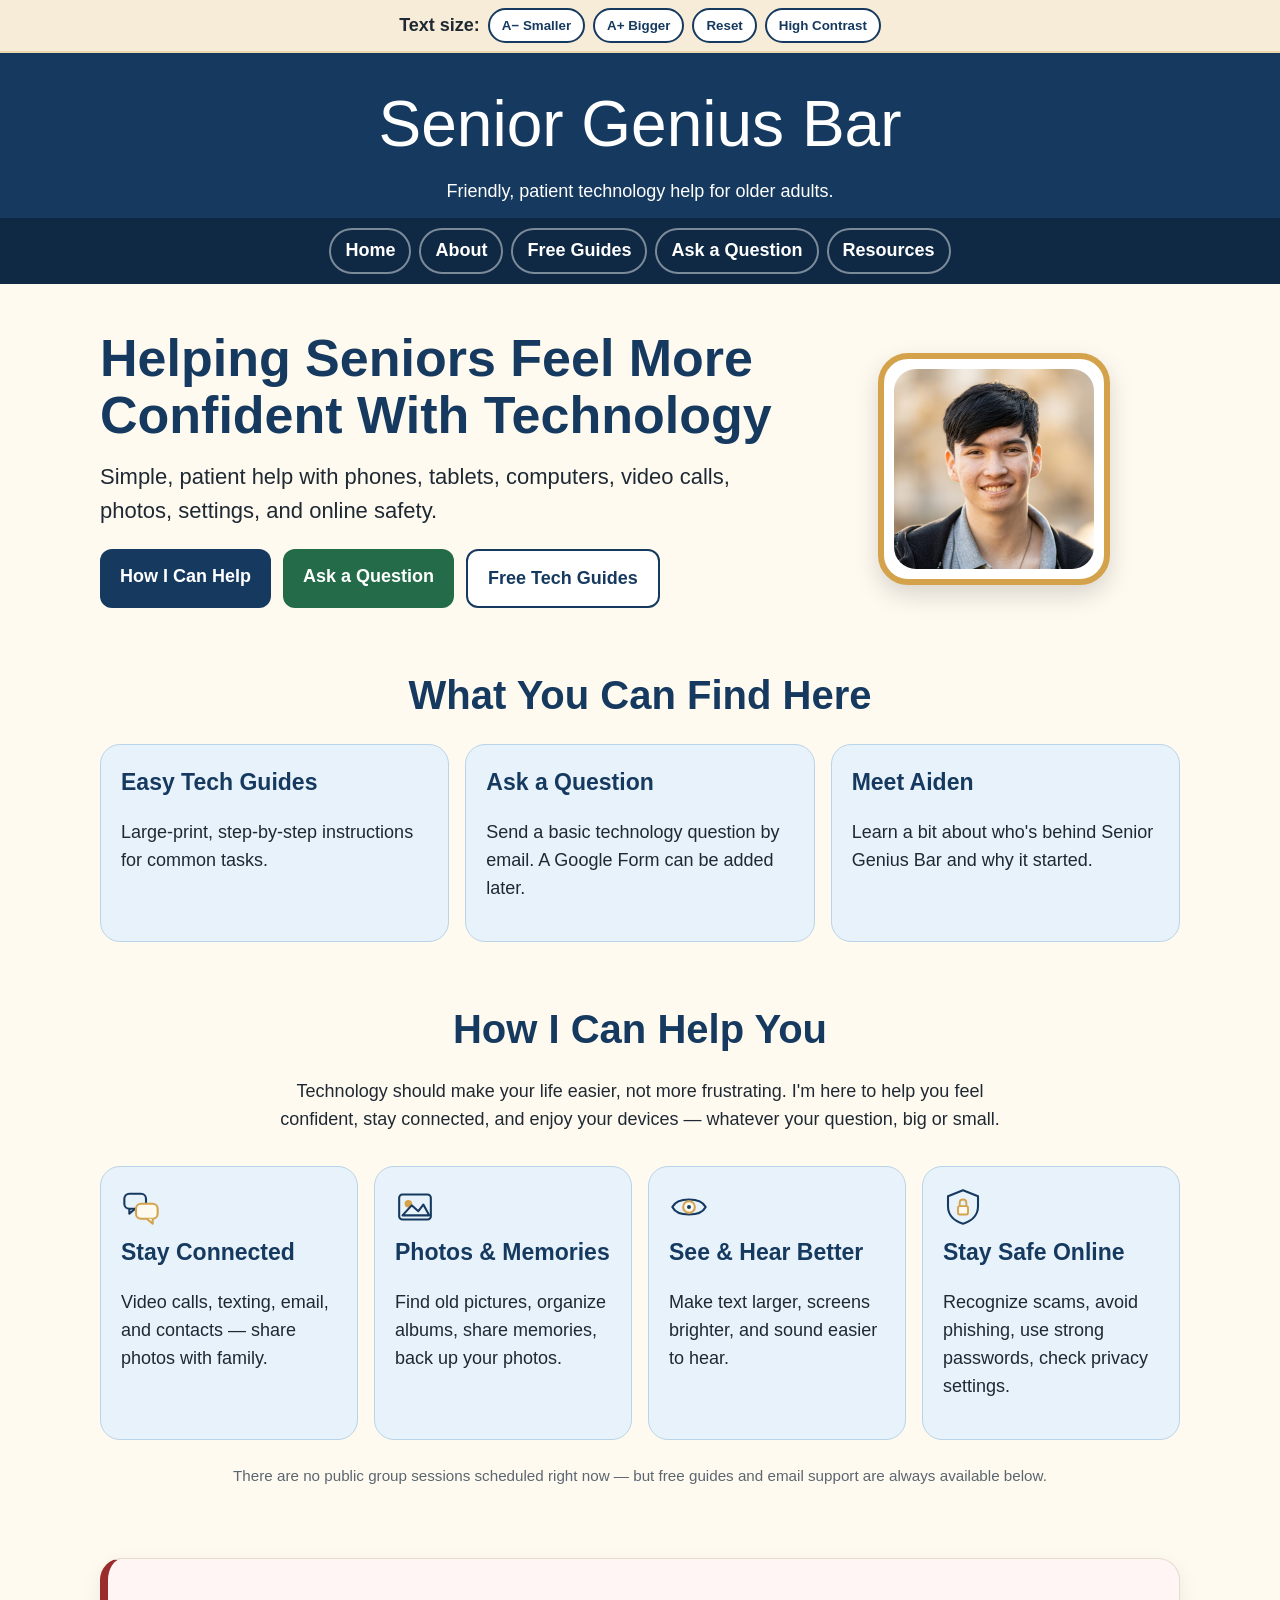
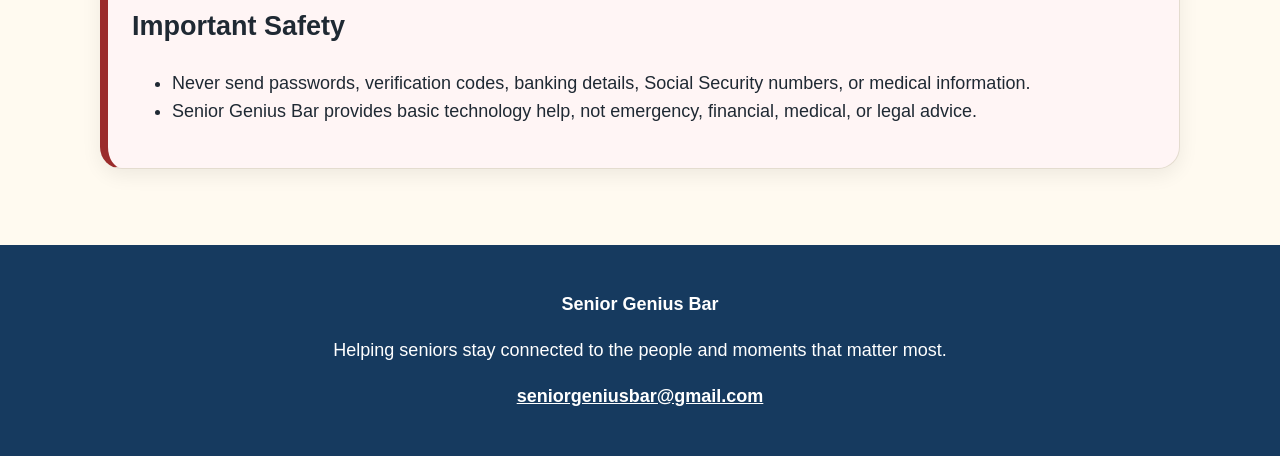
<file: index.html>
<!doctype html><html lang="en"><head><meta charset="utf-8"><meta name="viewport" content="width=device-width,initial-scale=1">
<title>Home | Senior Genius Bar</title>
<meta name="description" content="Free, friendly technology help for seniors — simple guides for phones, tablets, texting, video calls, and online safety, plus in-person help for Atria residents.">
<meta property="og:title" content="Senior Genius Bar — Friendly Tech Help for Seniors">
<meta property="og:description" content="Free, friendly technology help for seniors — simple guides for phones, tablets, texting, video calls, and online safety.">
<meta property="og:type" content="website">
<meta property="og:url" content="https://seniorgeniusbar.github.io/index.html">
<meta property="og:image" content="https://seniorgeniusbar.github.io/assets/aiden.png">
<link rel="icon" href="data:image/svg+xml,%3Csvg xmlns='http://www.w3.org/2000/svg' viewBox='0 0 64 64'%3E%3Crect width='64' height='64' rx='14' fill='%23163a5f'/%3E%3Ctext x='32' y='43' font-size='28' font-family='Arial' fill='white' text-anchor='middle' font-weight='700'%3ESG%3C/text%3E%3C/svg%3E">
<link rel="stylesheet" href="assets/style.css"></head><body>

<div class="accessibility"><strong>Text size:</strong>
<button onclick="changeTextSize(-1)">A− Smaller</button><button onclick="changeTextSize(1)">A+ Bigger</button><button onclick="resetTextSize()">Reset</button>
<button id="contrastToggle" onclick="toggleContrast()">High Contrast</button></div>
<header><div class="brand"><h1>Senior Genius Bar</h1><p>Friendly, patient technology help for older adults.</p></div>
<nav>
<a href="index.html">Home</a><a href="about.html">About</a><a href="guides.html">Free Guides</a>
<a href="request-help.html">Ask a Question</a><a href="resources.html">Resources</a>
</nav></header>

<main>
<div class="container"><section class="hero">
<div><h2>Helping Seniors Feel More Confident With Technology</h2>
<p>Simple, patient help with phones, tablets, computers, video calls, photos, settings, and online safety.</p>
<div class="buttons"><a class="btn" href="#help">How I Can Help</a>
<a class="btn green" href="request-help.html">Ask a Question</a>
<a class="btn secondary" href="guides.html">Free Tech Guides</a></div></div>
<div class="photo"><img src="assets/aiden.png" alt="Aiden O'Neill smiling"></div>
</section>
<section><h2 class="section-title">What You Can Find Here</h2><div class="grid">
<a class="tile" href="guides.html"><h3>Easy Tech Guides</h3><p>Large-print, step-by-step instructions for common tasks.</p></a>
<a class="tile" href="request-help.html"><h3>Ask a Question</h3><p>Send a basic technology question by email. A Google Form can be added later.</p></a>
<a class="tile" href="about.html"><h3>Meet Aiden</h3><p>Learn a bit about who's behind Senior Genius Bar and why it started.</p></a>
</div></section>
<section id="help"><h2 class="section-title">How I Can Help You</h2>
<p style="text-align:center;max-width:720px;margin:0 auto">Technology should make your life easier, not more frustrating. I'm here to help you feel confident, stay connected, and enjoy your devices — whatever your question, big or small.</p>
<div class="grid" style="margin-top:32px">
<div class="tile"><svg viewBox="0 0 48 48" width="40" height="40"><rect x="4" y="8" width="26" height="18" rx="6" fill="none" stroke="#163a5f" stroke-width="2.5"/><path d="M10,26 L10,32 L17,26" fill="none" stroke="#163a5f" stroke-width="2.5" stroke-linejoin="round"/><rect x="18" y="20" width="26" height="18" rx="6" fill="#fffaf0" stroke="#d4a24a" stroke-width="2.5"/><path d="M38,38 L38,44 L31,38" fill="#fffaf0" stroke="#d4a24a" stroke-width="2.5" stroke-linejoin="round"/></svg>
<h3>Stay Connected</h3><p>Video calls, texting, email, and contacts — share photos with family.</p></div>
<div class="tile"><svg viewBox="0 0 48 48" width="40" height="40"><rect x="5" y="9" width="38" height="30" rx="4" fill="none" stroke="#163a5f" stroke-width="2.5"/><circle cx="16" cy="20" r="4.5" fill="#d4a24a"/><path d="M9,34 L20,22 L28,29 L34,21 L41,34 Z" fill="none" stroke="#163a5f" stroke-width="2.5" stroke-linejoin="round"/></svg>
<h3>Photos &amp; Memories</h3><p>Find old pictures, organize albums, share memories, back up your photos.</p></div>
<div class="tile"><svg viewBox="0 0 48 48" width="40" height="40"><path d="M4,24 C10,12 38,12 44,24 C38,36 10,36 4,24 Z" fill="none" stroke="#163a5f" stroke-width="2.5" stroke-linejoin="round"/><circle cx="24" cy="24" r="7" fill="#fffaf0" stroke="#d4a24a" stroke-width="2.5"/><circle cx="24" cy="24" r="2.4" fill="#163a5f"/></svg>
<h3>See &amp; Hear Better</h3><p>Make text larger, screens brighter, and sound easier to hear.</p></div>
<div class="tile"><svg viewBox="0 0 48 48" width="40" height="40"><path d="M24,4 L42,11 L42,23 C42,34 34,41 24,44 C14,41 6,34 6,23 L6,11 Z" fill="none" stroke="#163a5f" stroke-width="2.5" stroke-linejoin="round"/><rect x="18" y="23" width="12" height="10" rx="2" fill="#fffaf0" stroke="#d4a24a" stroke-width="2.2"/><path d="M20,23 L20,19 Q20,15 24,15 Q28,15 28,19 L28,23" fill="none" stroke="#d4a24a" stroke-width="2.2"/></svg>
<h3>Stay Safe Online</h3><p>Recognize scams, avoid phishing, use strong passwords, check privacy settings.</p></div>
</div>
<p style="text-align:center;margin-top:24px;font-size:.95rem;color:var(--muted)">There are no public group sessions scheduled right now — but free guides and email support are always available below.</p>
</section>
<section><div class="card safety"><h2>Important Safety</h2><ul>
<li>Never send passwords, verification codes, banking details, Social Security numbers, or medical information.</li>
<li>Senior Genius Bar provides basic technology help, not emergency, financial, medical, or legal advice.</li>
</ul></div></section></div>
</main>

<footer><p><strong>Senior Genius Bar</strong></p>
<p>Helping seniors stay connected to the people and moments that matter most.</p>
<p><a href="mailto:seniorgeniusbar@gmail.com">seniorgeniusbar@gmail.com</a></p></footer>
<script src="assets/site.js"></script>

</body></html>
</file>
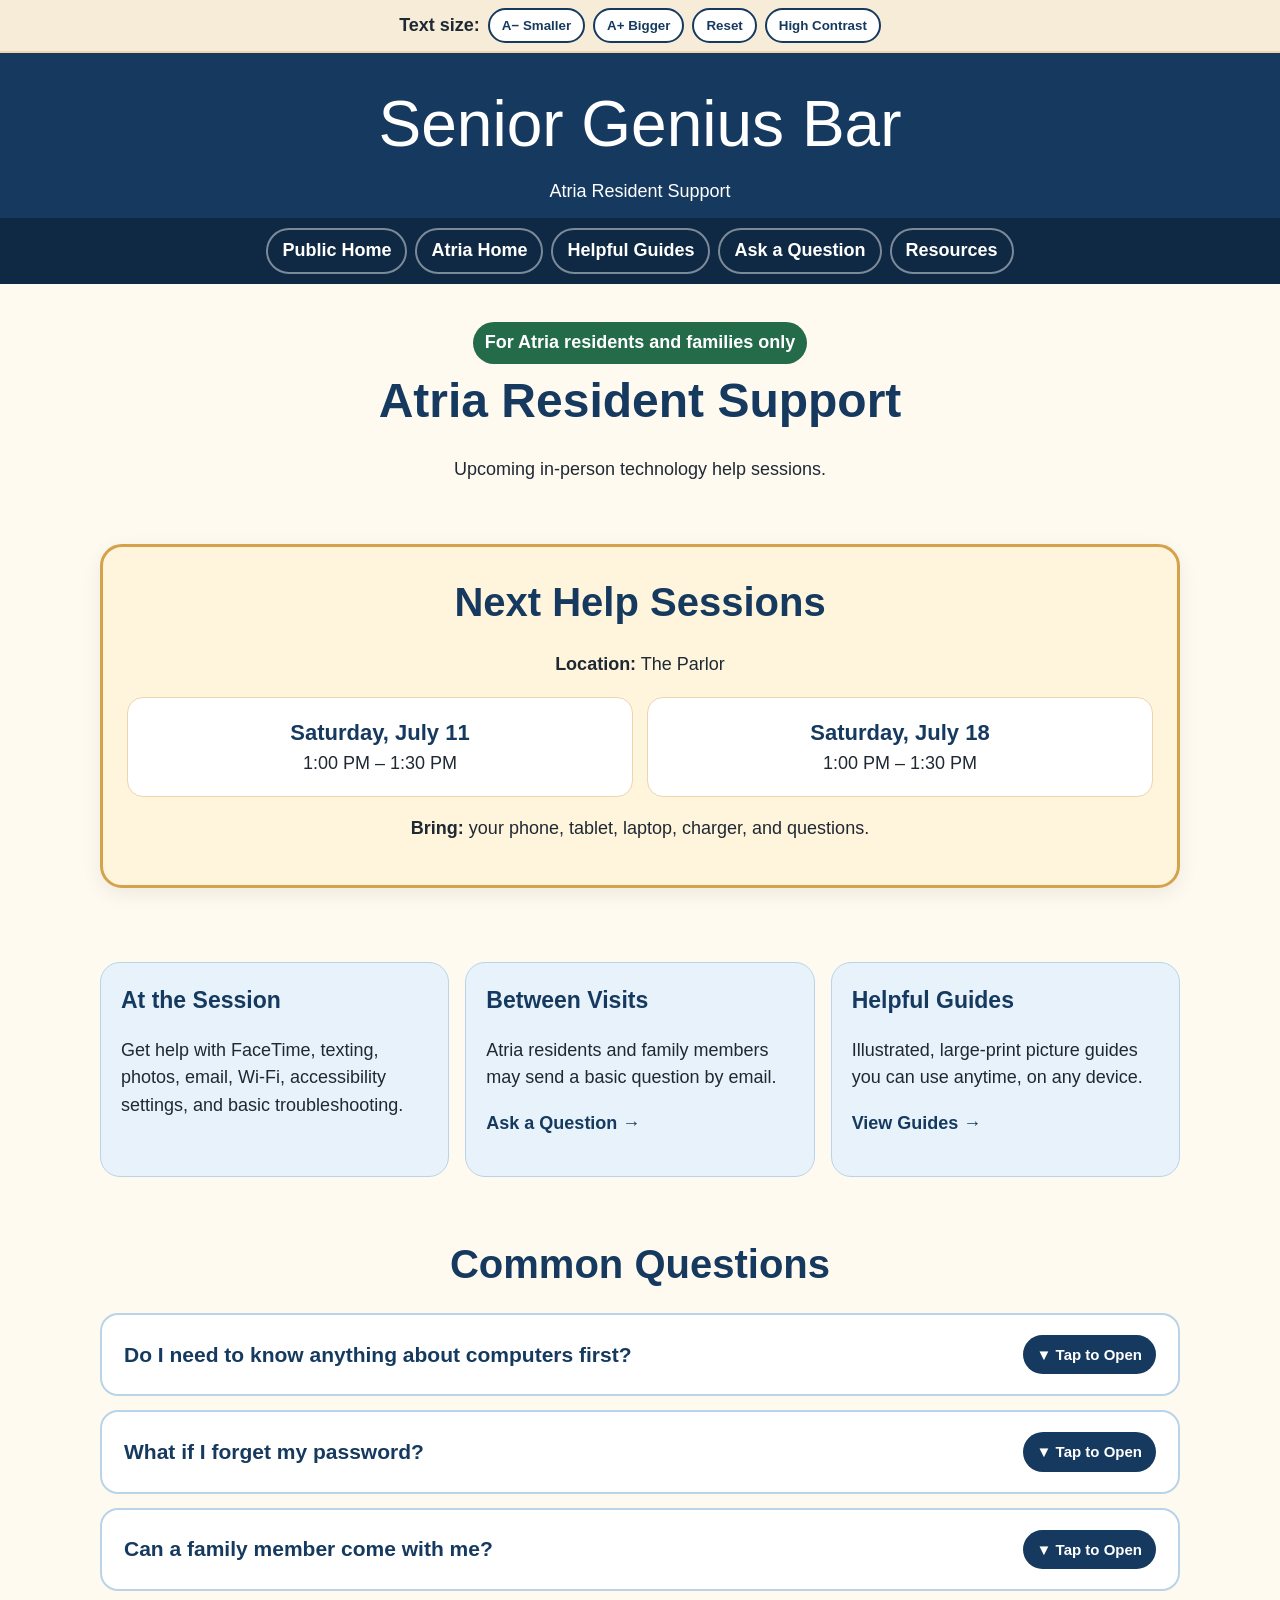
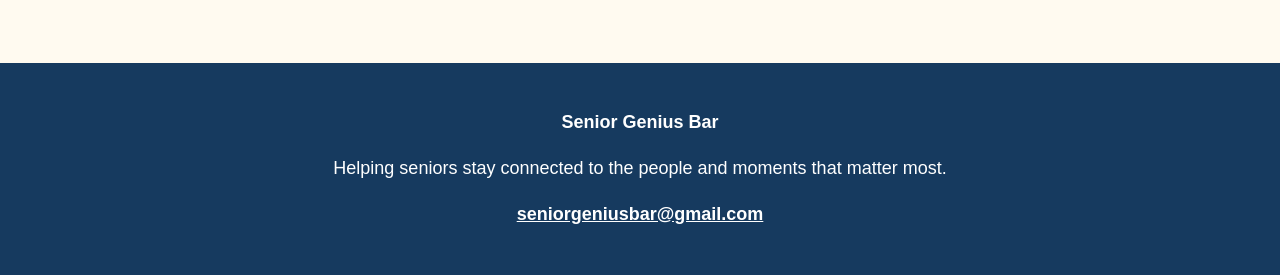
<file: atria/index.html>
<!doctype html><html lang="en"><head><meta charset="utf-8"><meta name="viewport" content="width=device-width,initial-scale=1">
<title>Atria Residents | Senior Genius Bar</title>
<meta name="description" content="Upcoming in-person technology help sessions for Atria residents and families.">
<meta name="robots" content="noindex, nofollow">
<link rel="icon" href="data:image/svg+xml,%3Csvg xmlns='http://www.w3.org/2000/svg' viewBox='0 0 64 64'%3E%3Crect width='64' height='64' rx='14' fill='%23163a5f'/%3E%3Ctext x='32' y='43' font-size='28' font-family='Arial' fill='white' text-anchor='middle' font-weight='700'%3ESG%3C/text%3E%3C/svg%3E">
<link rel="stylesheet" href="../assets/style.css"></head><body>

<div class="accessibility"><strong>Text size:</strong>
<button onclick="changeTextSize(-1)">A− Smaller</button><button onclick="changeTextSize(1)">A+ Bigger</button><button onclick="resetTextSize()">Reset</button>
<button id="contrastToggle" onclick="toggleContrast()">High Contrast</button></div>
<header><div class="brand"><h1>Senior Genius Bar</h1><p>Atria Resident Support</p></div>
<nav>
<a href="../index.html">Public Home</a><a href="index.html">Atria Home</a><a href="../guides.html">Helpful Guides</a>
<a href="../request-help.html">Ask a Question</a><a href="../resources.html">Resources</a>
</nav></header>

<main>
<div class="container"><section class="page-head"><span class="badge">For Atria residents and families only</span>
<h2>Atria Resident Support</h2><p>Upcoming in-person technology help sessions.</p></section>
<section><div class="card notice">
<h2 class="section-title">Next Help Sessions</h2>
<p><strong>Location:</strong> <span id="sessionLocation"></span></p>
<div class="session-grid" id="sessionGrid"></div>
<p><strong>Bring:</strong> <span id="sessionBring"></span></p>
</div></section>
<section><div class="grid">
<div class="tile"><h3>At the Session</h3><p>Get help with FaceTime, texting, photos, email, Wi‑Fi, accessibility settings, and basic troubleshooting.</p></div>
<a class="tile" href="../request-help.html"><h3>Between Visits</h3><p>Atria residents and family members may send a basic question by email.</p><p class="tile-cta">Ask a Question →</p></a>
<a class="tile" href="../guides.html"><h3>Helpful Guides</h3><p>Illustrated, large-print picture guides you can use anytime, on any device.</p><p class="tile-cta">View Guides →</p></a>
</div></section>
<section><h2 class="section-title">Common Questions</h2><div class="faq">
<details><summary>Do I need to know anything about computers first?</summary>
<p>Not at all. Most people who reach out have never used a smartphone or tablet before. We start wherever you are.</p></details>
<details><summary>What if I forget my password?</summary>
<p>Bring the device anyway. We can often help you reset it together, or talk through safe ways to keep track of passwords going forward.</p></details>
<details><summary>Can a family member come with me?</summary>
<p>Of course. Family members are always welcome to reach out on your behalf or join in on a session.</p></details>
</div></section></div>
</main>

<footer><p><strong>Senior Genius Bar</strong></p>
<p>Helping seniors stay connected to the people and moments that matter most.</p>
<p><a href="mailto:seniorgeniusbar@gmail.com">seniorgeniusbar@gmail.com</a></p></footer>
<script src="../assets/site.js"></script>
<script src="../assets/session-dates.js"></script>
<script>
document.getElementById('sessionLocation').textContent = sessionInfo.location;
document.getElementById('sessionBring').textContent = sessionInfo.bring;
document.getElementById('sessionGrid').innerHTML = sessionInfo.sessions.map(s =>
  '<div class="session"><strong>' + s.date + '</strong><span>' + s.time + '</span></div>'
).join('');
</script>

</body></html>
</file>
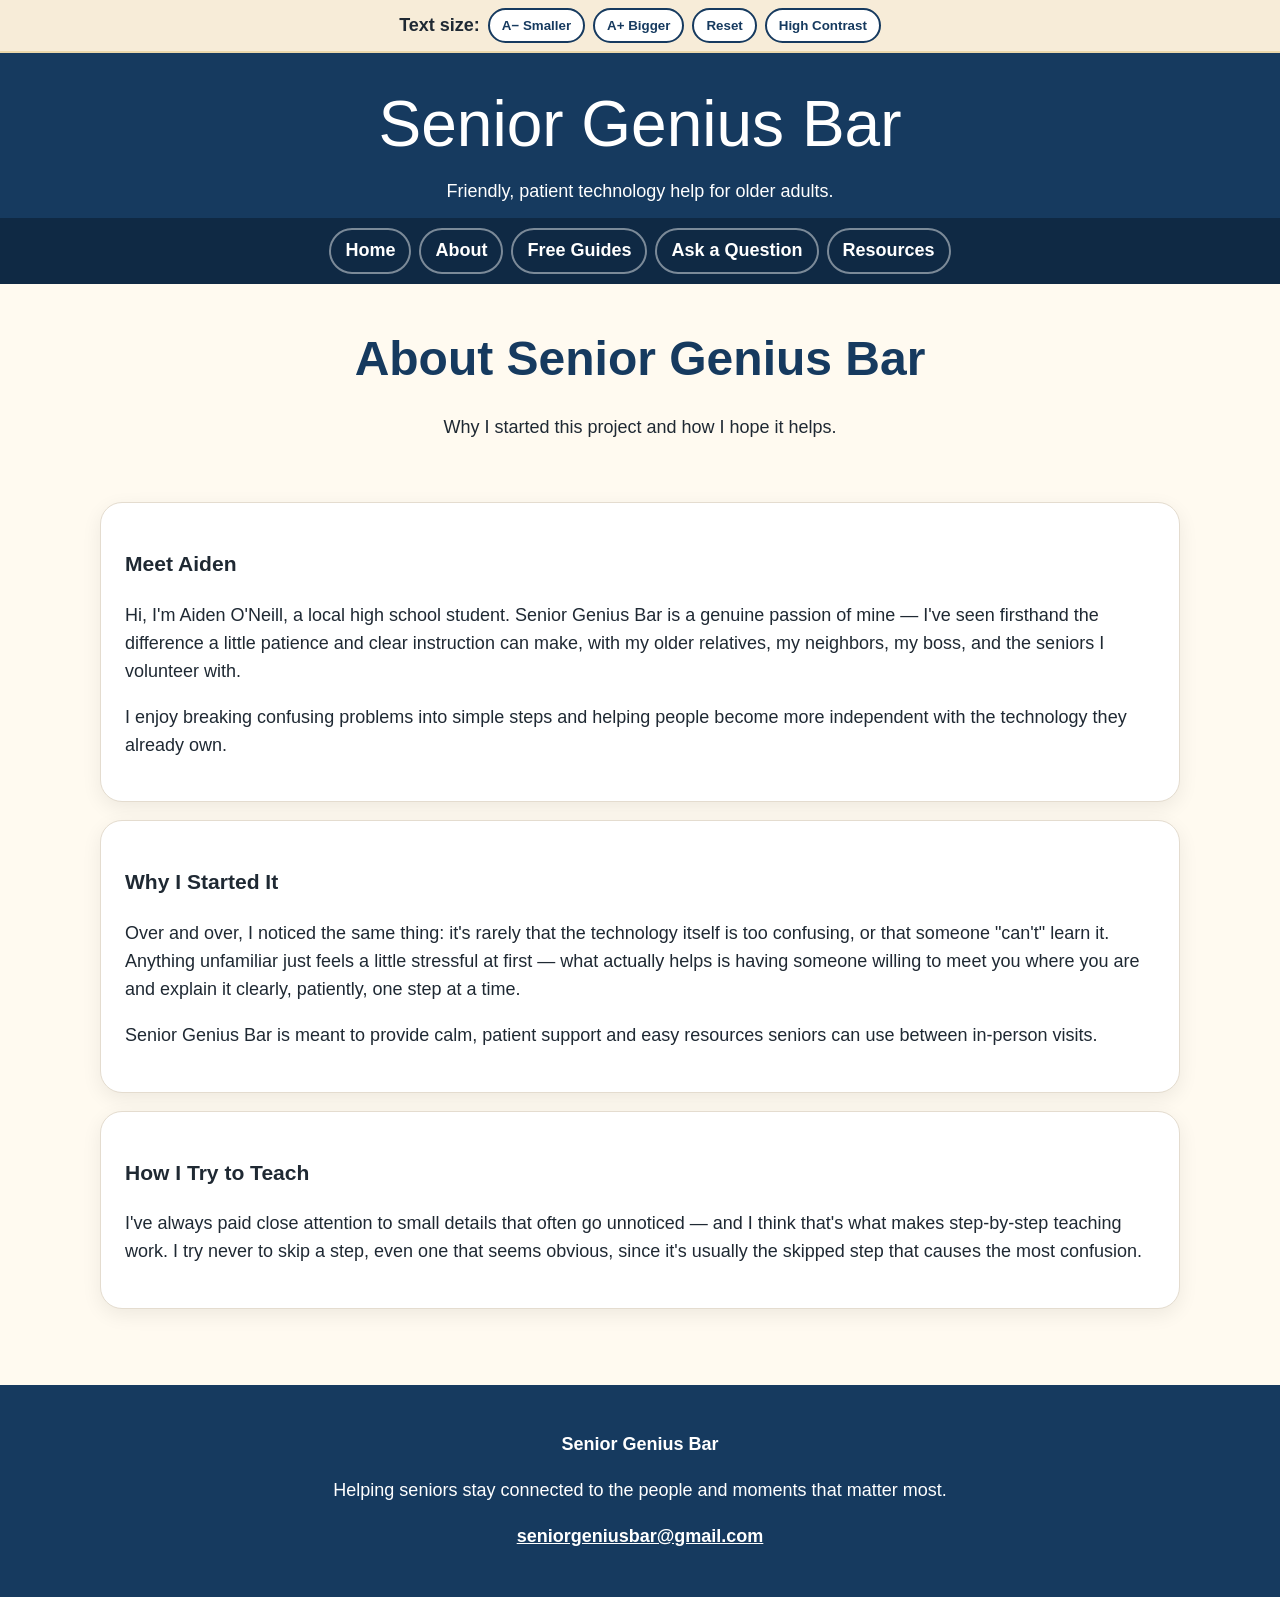
<file: about.html>
<!doctype html><html lang="en"><head><meta charset="utf-8"><meta name="viewport" content="width=device-width,initial-scale=1">
<title>About | Senior Genius Bar</title>
<meta name="description" content="Meet Aiden O'Neill, the high school student behind Senior Genius Bar, and learn why he started offering free tech help to seniors.">
<meta property="og:title" content="About Senior Genius Bar">
<meta property="og:description" content="Meet Aiden O'Neill, the high school student behind Senior Genius Bar, and learn why he started offering free tech help to seniors.">
<meta property="og:type" content="website">
<meta property="og:url" content="https://seniorgeniusbar.github.io/about.html">
<meta property="og:image" content="https://seniorgeniusbar.github.io/assets/aiden.png">
<link rel="icon" href="data:image/svg+xml,%3Csvg xmlns='http://www.w3.org/2000/svg' viewBox='0 0 64 64'%3E%3Crect width='64' height='64' rx='14' fill='%23163a5f'/%3E%3Ctext x='32' y='43' font-size='28' font-family='Arial' fill='white' text-anchor='middle' font-weight='700'%3ESG%3C/text%3E%3C/svg%3E">
<link rel="stylesheet" href="assets/style.css"></head><body>

<div class="accessibility"><strong>Text size:</strong>
<button onclick="changeTextSize(-1)">A− Smaller</button><button onclick="changeTextSize(1)">A+ Bigger</button><button onclick="resetTextSize()">Reset</button>
<button id="contrastToggle" onclick="toggleContrast()">High Contrast</button></div>
<header><div class="brand"><h1>Senior Genius Bar</h1><p>Friendly, patient technology help for older adults.</p></div>
<nav>
<a href="index.html">Home</a><a href="about.html">About</a><a href="guides.html">Free Guides</a>
<a href="request-help.html">Ask a Question</a><a href="resources.html">Resources</a>
</nav></header>

<main>
<div class="container"><section class="page-head"><h2>About Senior Genius Bar</h2>
<p>Why I started this project and how I hope it helps.</p></section>
<section><div class="card"><h3>Meet Aiden</h3>
<p>Hi, I'm Aiden O'Neill, a local high school student. Senior Genius Bar is a genuine passion of mine — I've seen firsthand the difference a little patience and clear instruction can make, with my older relatives, my neighbors, my boss, and the seniors I volunteer with.</p>
<p>I enjoy breaking confusing problems into simple steps and helping people become more independent with the technology they already own.</p></div>
<div class="card"><h3>Why I Started It</h3>
<p>Over and over, I noticed the same thing: it's rarely that the technology itself is too confusing, or that someone "can't" learn it. Anything unfamiliar just feels a little stressful at first — what actually helps is having someone willing to meet you where you are and explain it clearly, patiently, one step at a time.</p>
<p>Senior Genius Bar is meant to provide calm, patient support and easy resources seniors can use between in-person visits.</p></div>
<div class="card"><h3>How I Try to Teach</h3>
<p>I've always paid close attention to small details that often go unnoticed — and I think that's what makes step-by-step teaching work. I try never to skip a step, even one that seems obvious, since it's usually the skipped step that causes the most confusion.</p></div></section></div>
</main>

<footer><p><strong>Senior Genius Bar</strong></p>
<p>Helping seniors stay connected to the people and moments that matter most.</p>
<p><a href="mailto:seniorgeniusbar@gmail.com">seniorgeniusbar@gmail.com</a></p></footer>
<script src="assets/site.js"></script>

</body></html>
</file>
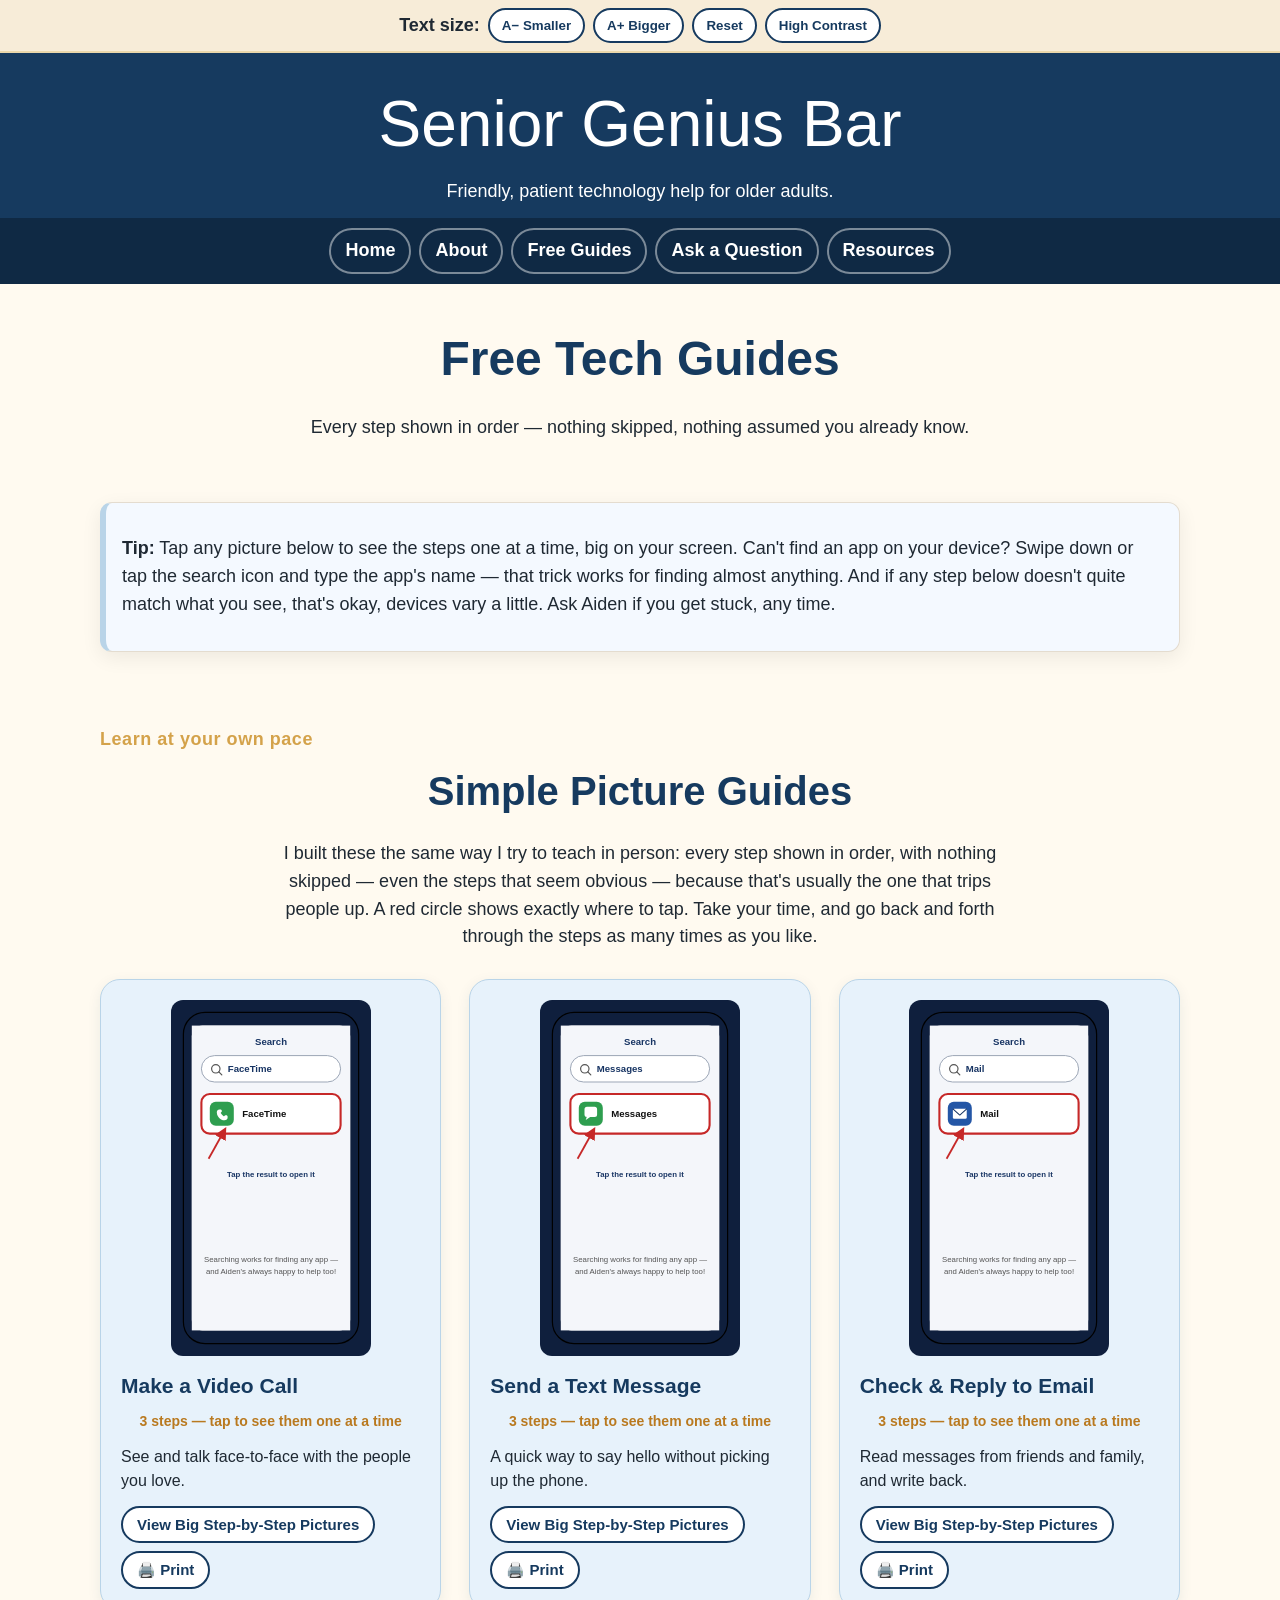
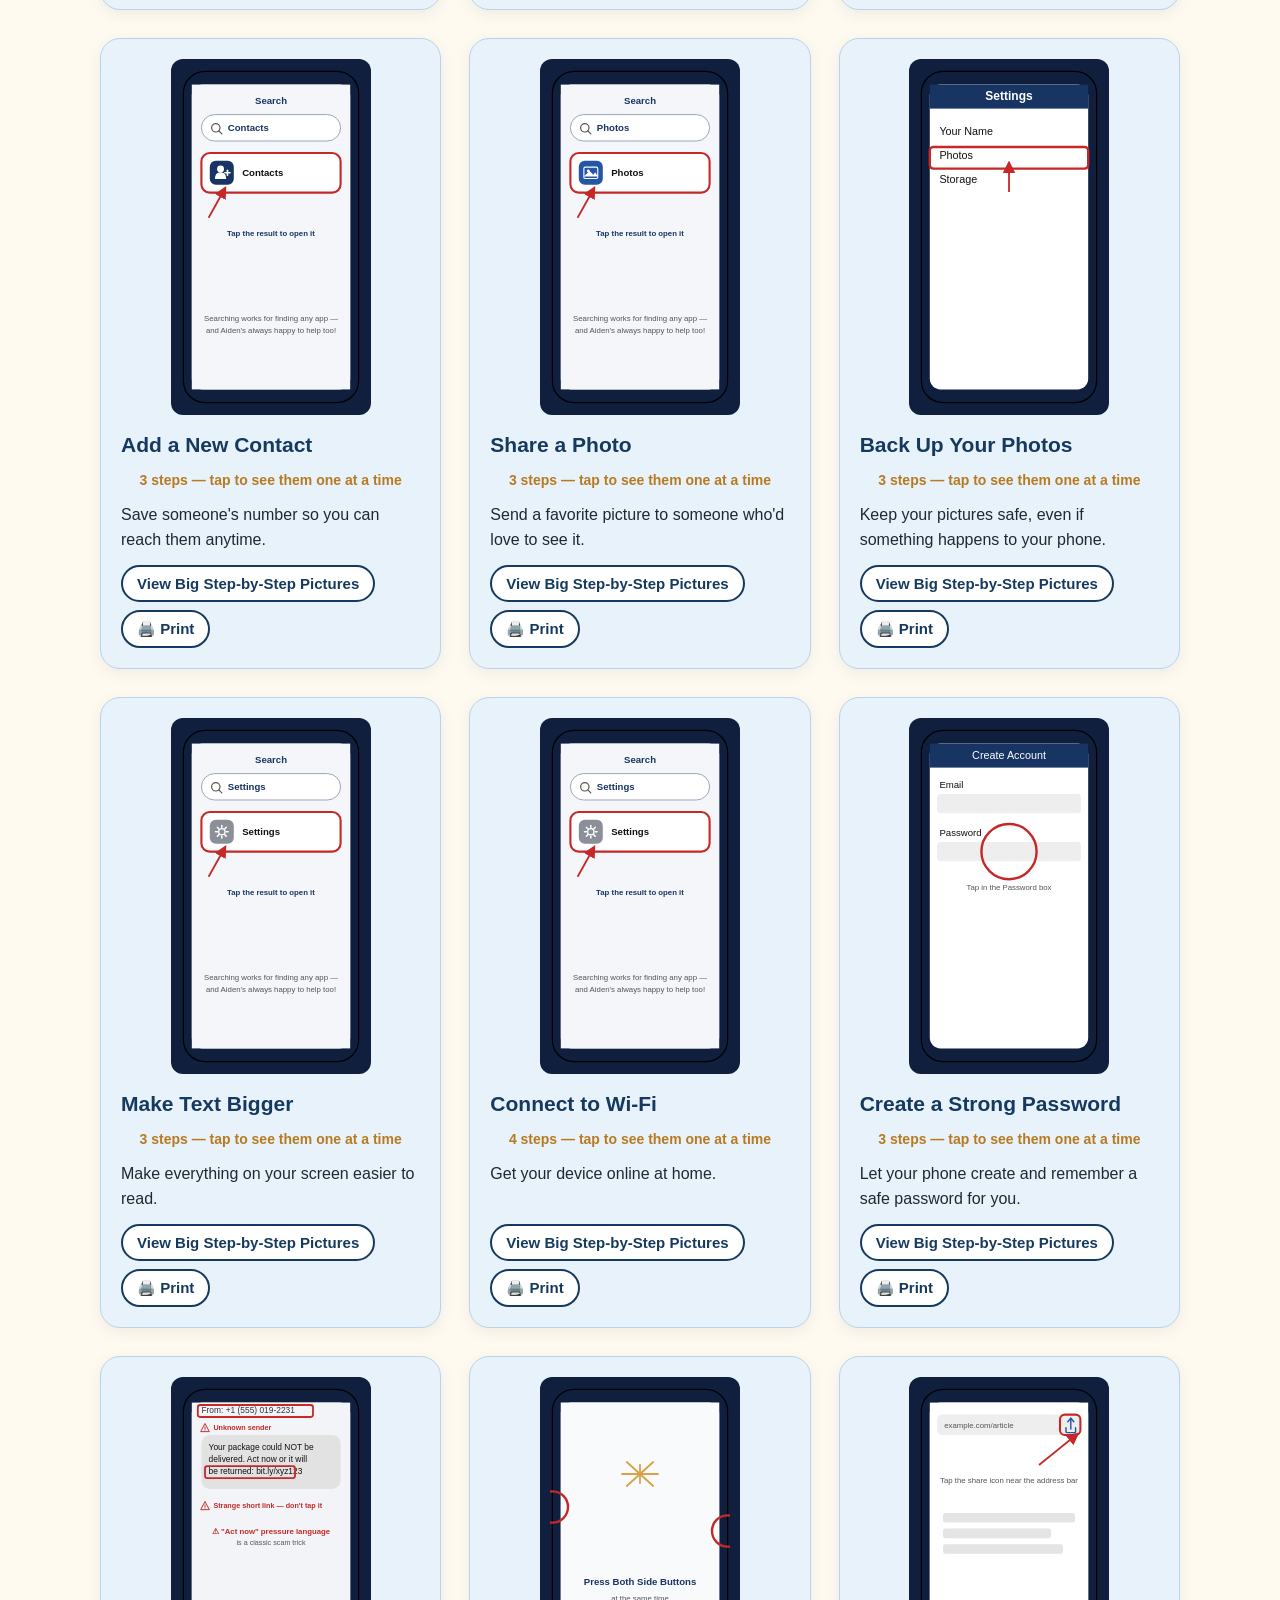
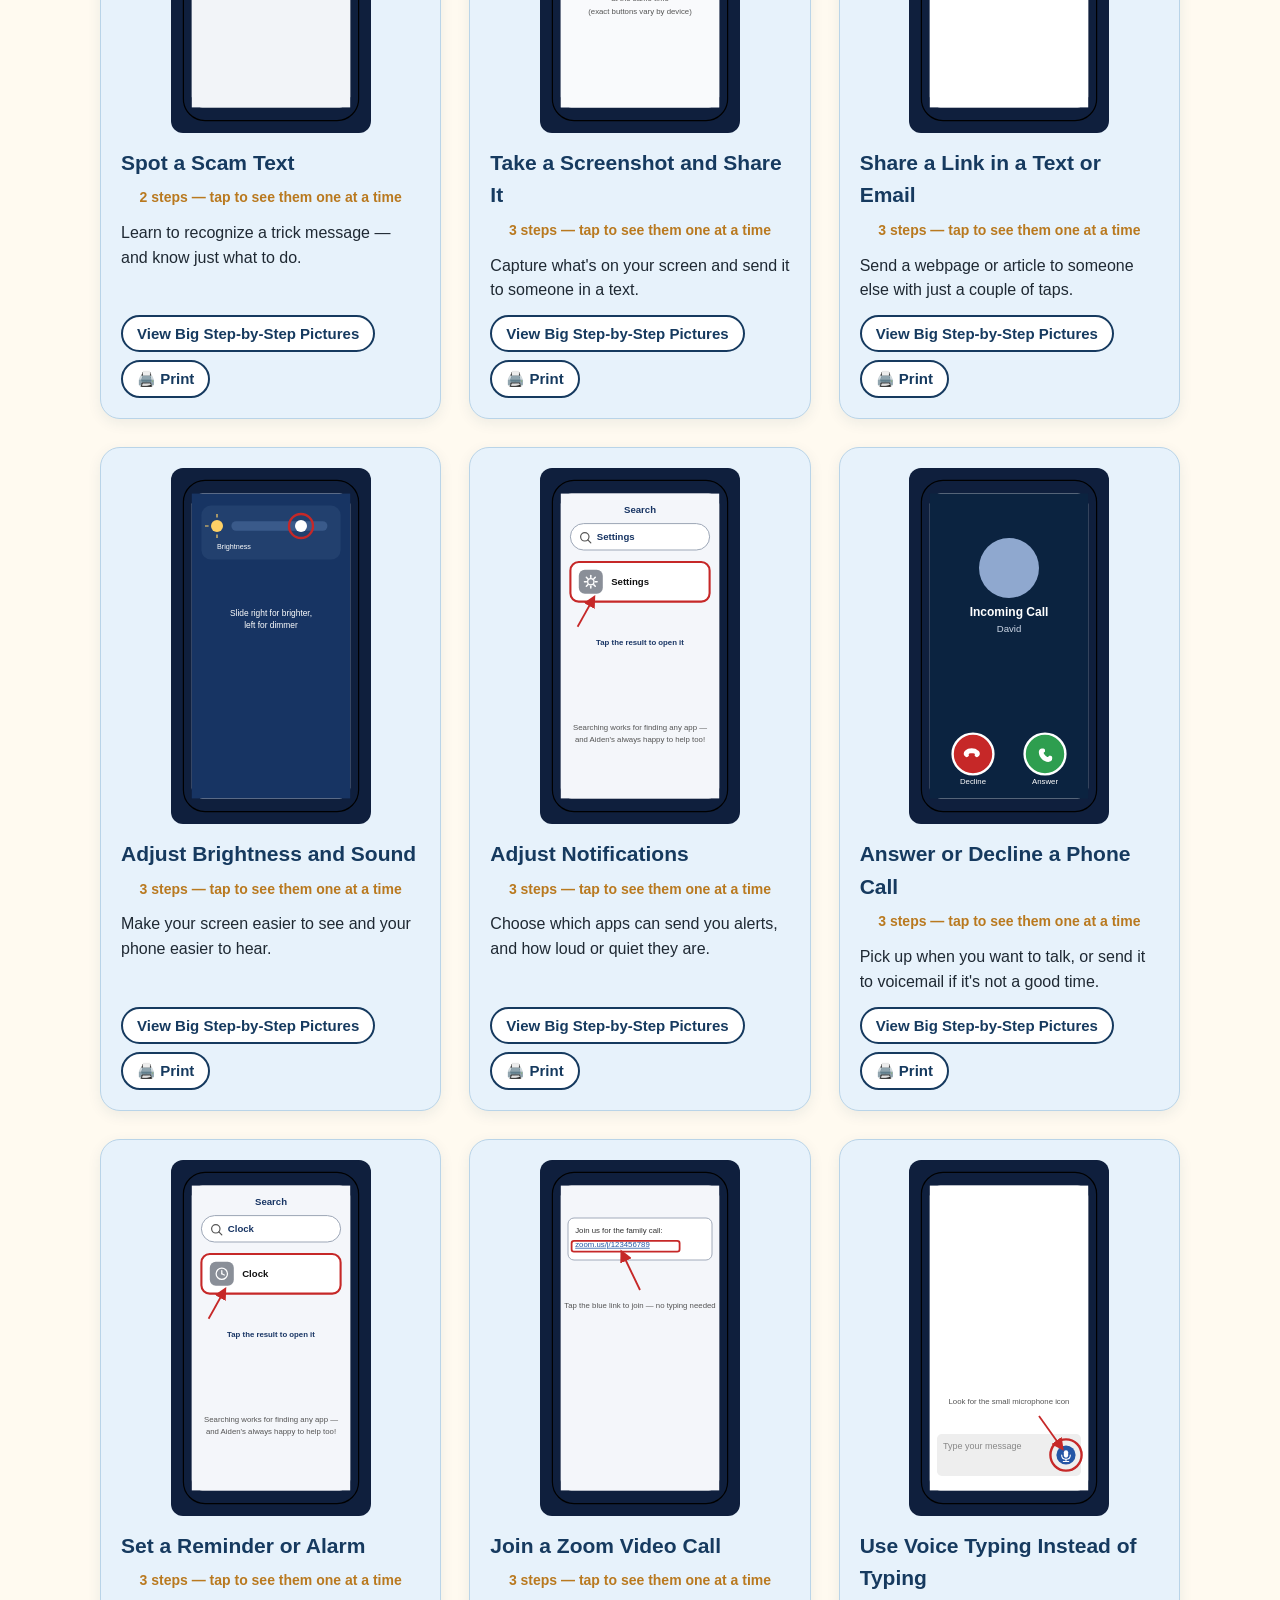
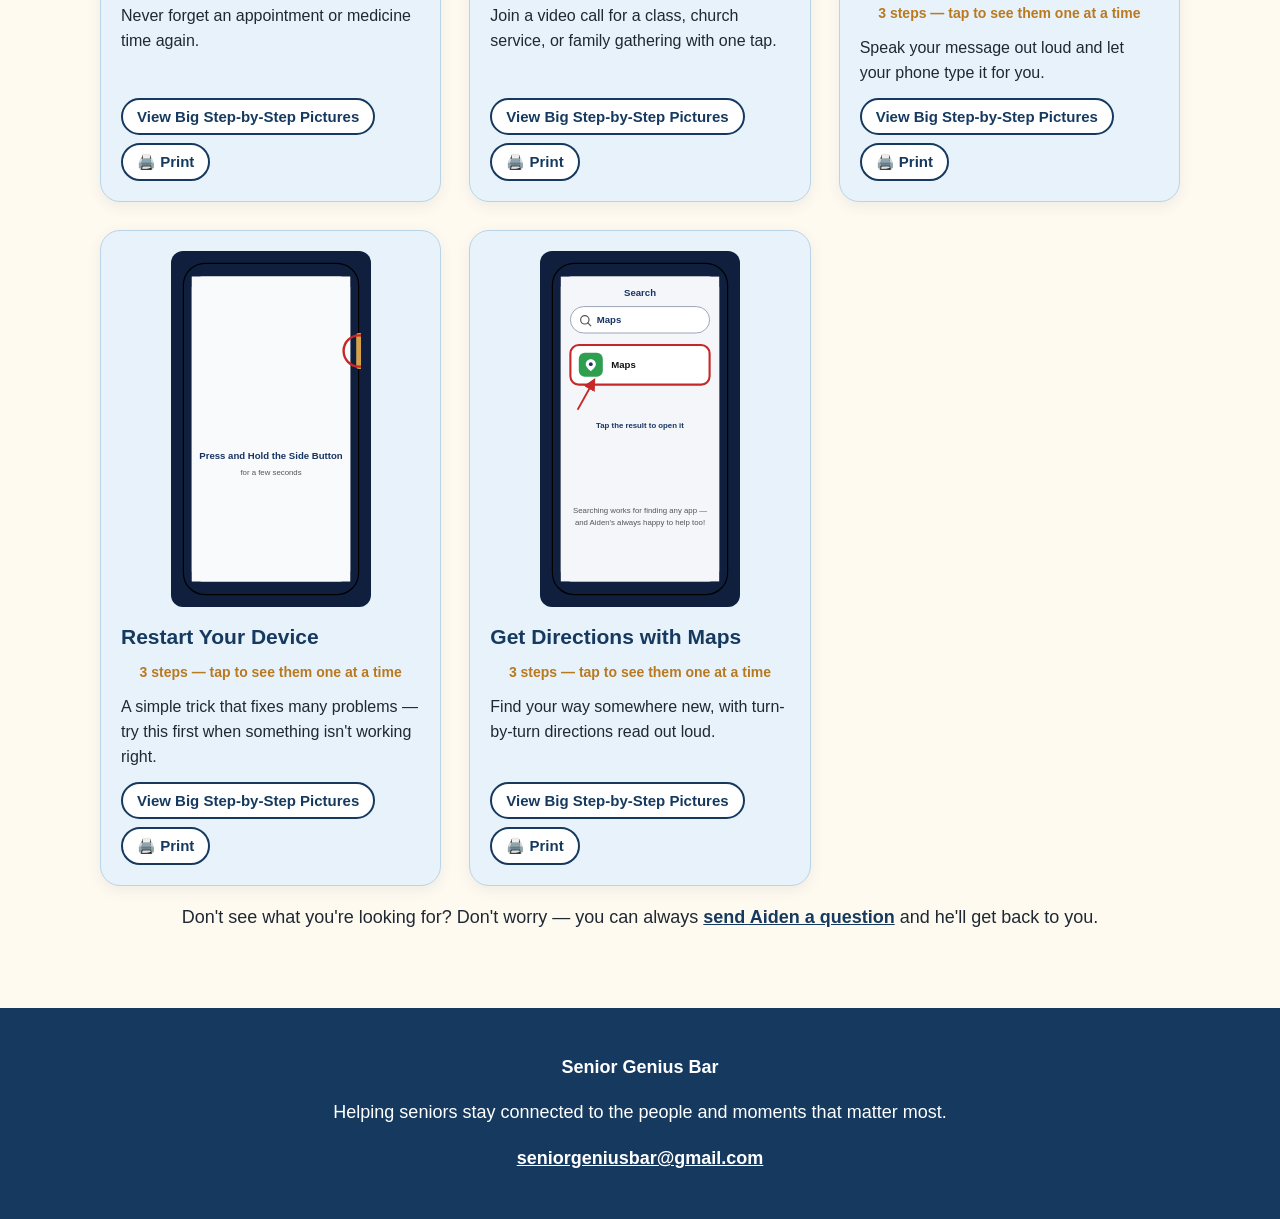
<file: guides.html>
<!doctype html><html lang="en"><head><meta charset="utf-8"><meta name="viewport" content="width=device-width,initial-scale=1">
<title>Free Tech Guides | Senior Genius Bar</title>
<meta name="description" content="Free illustrated picture guides for seniors: video calls, texting, email, photos, Wi-Fi, passwords, and spotting scams — every step shown in order.">
<meta property="og:title" content="Free Tech Guides | Senior Genius Bar">
<meta property="og:description" content="Free illustrated picture guides for seniors: video calls, texting, email, photos, Wi-Fi, passwords, and spotting scams — every step shown in order.">
<meta property="og:type" content="website">
<meta property="og:url" content="https://seniorgeniusbar.github.io/guides.html">
<meta property="og:image" content="https://seniorgeniusbar.github.io/assets/aiden.png">
<link rel="icon" href="data:image/svg+xml,%3Csvg xmlns='http://www.w3.org/2000/svg' viewBox='0 0 64 64'%3E%3Crect width='64' height='64' rx='14' fill='%23163a5f'/%3E%3Ctext x='32' y='43' font-size='28' font-family='Arial' fill='white' text-anchor='middle' font-weight='700'%3ESG%3C/text%3E%3C/svg%3E">
<link rel="stylesheet" href="assets/style.css"></head><body>

<div class="accessibility"><strong>Text size:</strong>
<button onclick="changeTextSize(-1)">A− Smaller</button><button onclick="changeTextSize(1)">A+ Bigger</button><button onclick="resetTextSize()">Reset</button>
<button id="contrastToggle" onclick="toggleContrast()">High Contrast</button></div>
<header><div class="brand"><h1>Senior Genius Bar</h1><p>Friendly, patient technology help for older adults.</p></div>
<nav>
<a href="index.html">Home</a><a href="about.html">About</a><a href="guides.html">Free Guides</a>
<a href="request-help.html">Ask a Question</a><a href="resources.html">Resources</a>
</nav></header>

<main>
<div class="container"><section class="page-head"><h2>Free Tech Guides</h2>
<p>Every step shown in order — nothing skipped, nothing assumed you already know.</p></section>
<section><div class="card note">
<p><strong>Tip:</strong> Tap any picture below to see the steps one at a time, big on your screen. Can't find an app on your device? Swipe down or tap the search icon and type the app's name — that trick works for finding almost anything. And if any step below doesn't quite match what you see, that's okay, devices vary a little. Ask Aiden if you get stuck, any time.</p>
</div></section>
<section>
<div class="eyebrow">Learn at your own pace</div>
<h2 class="section-title">Simple Picture Guides</h2>
<p style="text-align:center;max-width:720px;margin:0 auto">I built these the same way I try to teach in person: every step shown in order, with nothing skipped — even the steps that seem obvious — because that's usually the one that trips people up. A red circle shows exactly where to tap. Take your time, and go back and forth through the steps as many times as you like.</p>
<div class="guides-grid" id="guideGrid"></div>
<p style="text-align:center;margin-top:18px">Don't see what you're looking for? Don't worry — you can always <a href="request-help.html">send Aiden a question</a> and he'll get back to you.</p>
</section></div>
</main>

<footer><p><strong>Senior Genius Bar</strong></p>
<p>Helping seniors stay connected to the people and moments that matter most.</p>
<p><a href="mailto:seniorgeniusbar@gmail.com">seniorgeniusbar@gmail.com</a></p></footer>

<div class="modal-backdrop" id="modalBackdrop">
  <div class="modal" role="dialog" aria-modal="true" aria-labelledby="modalTitle">
    <button class="modal-close" onclick="closeModal()" aria-label="Close">✕</button>
    <h3 id="modalTitle"></h3>
    <div id="modalSvgHolder"></div>
    <p class="modal-caption" id="modalCaption"></p>
    <div class="step-dots" id="stepDots"></div>
    <div class="modal-nav">
      <button id="btnBack" onclick="stepGuide(-1)">◀ Back</button>
      <button onclick="speakCaption()">🔊 Read Aloud</button>
      <button id="btnNext" class="primary" onclick="stepGuide(1)">Next ▶</button>
    </div>
  </div>
</div>

<script src="assets/site.js"></script>
<script src="assets/guide-data.js"></script>

</body></html>
</file>
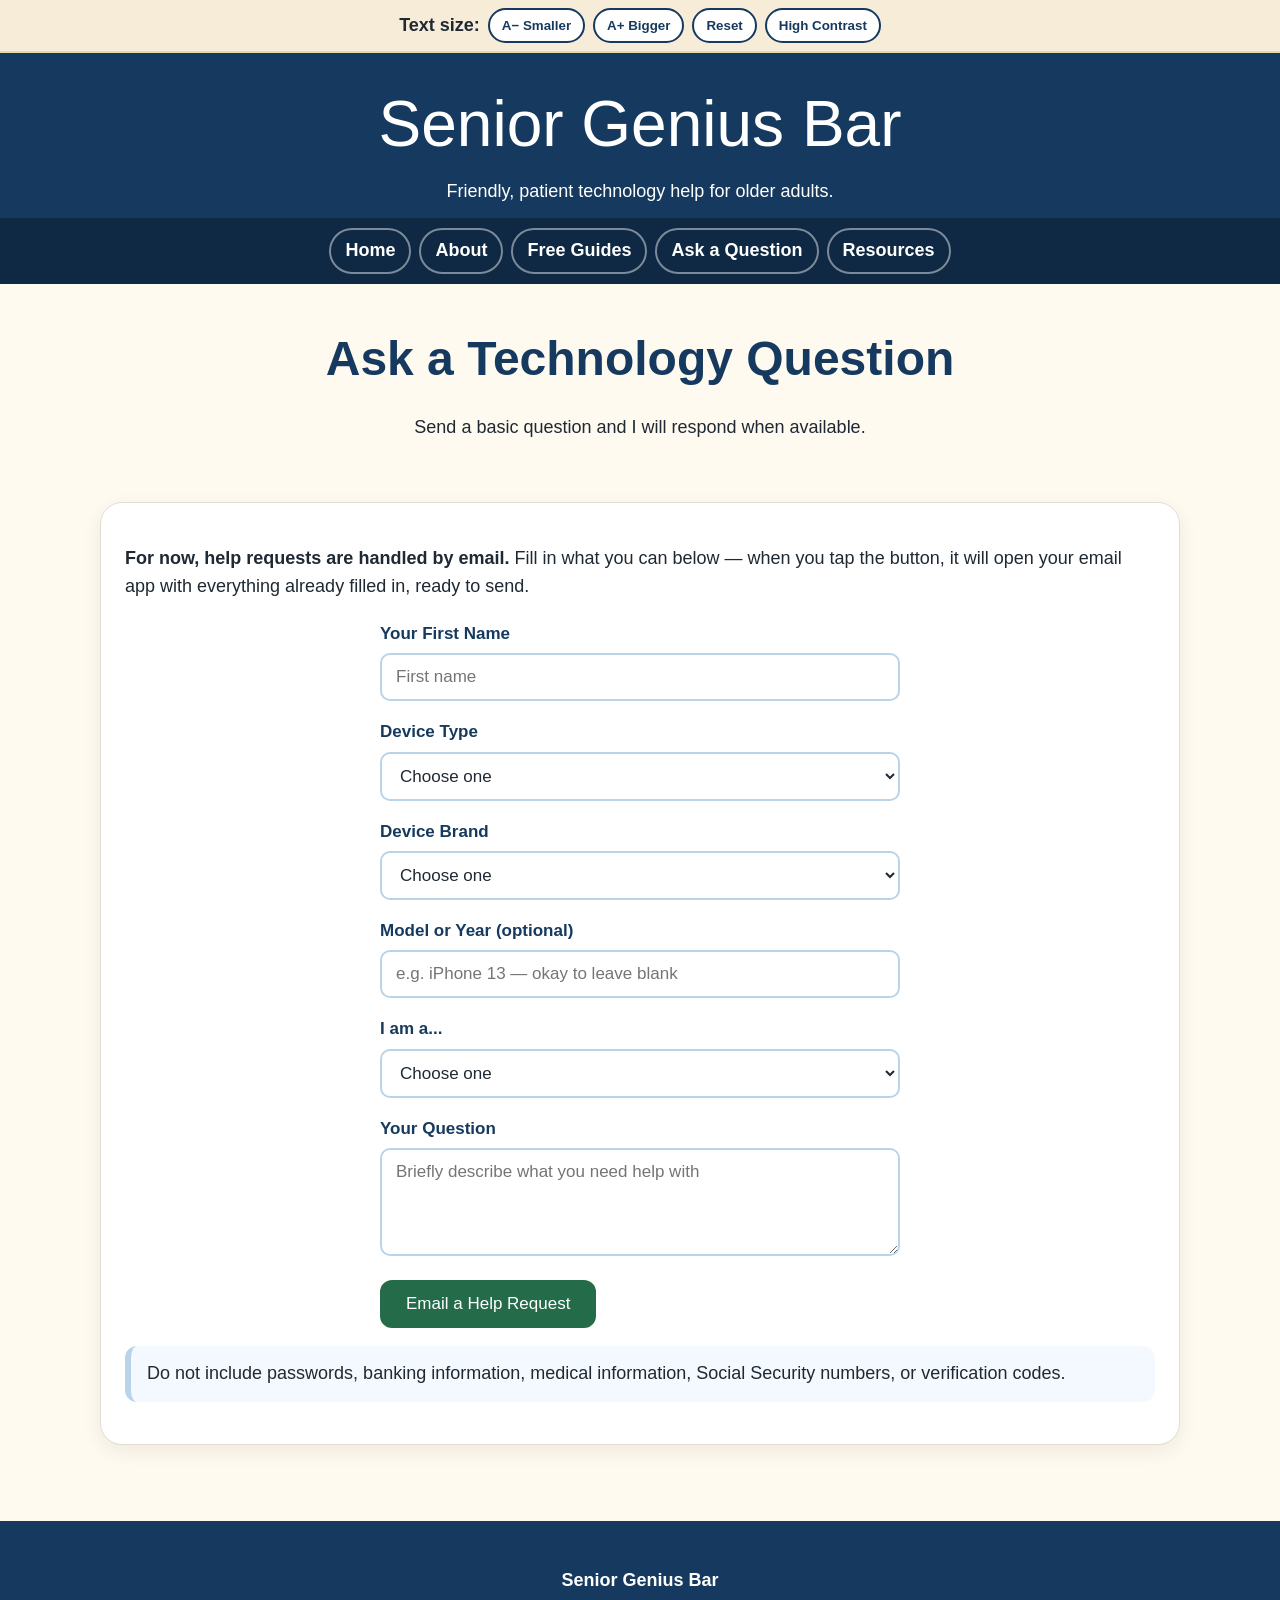
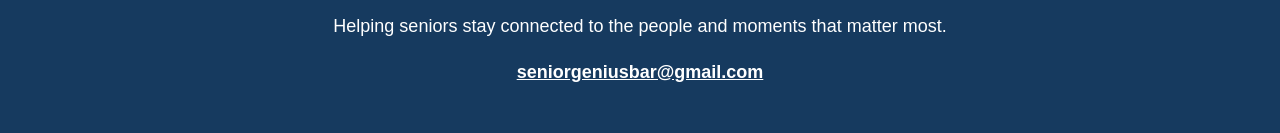
<file: request-help.html>
<!doctype html><html lang="en"><head><meta charset="utf-8"><meta name="viewport" content="width=device-width,initial-scale=1">
<title>Ask a Question | Senior Genius Bar</title>
<meta name="description" content="Ask a technology question by email and get friendly, patient help from Senior Genius Bar.">
<meta property="og:title" content="Ask a Question | Senior Genius Bar">
<meta property="og:description" content="Ask a technology question by email and get friendly, patient help from Senior Genius Bar.">
<meta property="og:type" content="website">
<meta property="og:url" content="https://seniorgeniusbar.github.io/request-help.html">
<meta property="og:image" content="https://seniorgeniusbar.github.io/assets/aiden.png">
<link rel="icon" href="data:image/svg+xml,%3Csvg xmlns='http://www.w3.org/2000/svg' viewBox='0 0 64 64'%3E%3Crect width='64' height='64' rx='14' fill='%23163a5f'/%3E%3Ctext x='32' y='43' font-size='28' font-family='Arial' fill='white' text-anchor='middle' font-weight='700'%3ESG%3C/text%3E%3C/svg%3E">
<link rel="stylesheet" href="assets/style.css"></head><body>

<div class="accessibility"><strong>Text size:</strong>
<button onclick="changeTextSize(-1)">A− Smaller</button><button onclick="changeTextSize(1)">A+ Bigger</button><button onclick="resetTextSize()">Reset</button>
<button id="contrastToggle" onclick="toggleContrast()">High Contrast</button></div>
<header><div class="brand"><h1>Senior Genius Bar</h1><p>Friendly, patient technology help for older adults.</p></div>
<nav>
<a href="index.html">Home</a><a href="about.html">About</a><a href="guides.html">Free Guides</a>
<a href="request-help.html">Ask a Question</a><a href="resources.html">Resources</a>
</nav></header>

<main>
<div class="container"><section class="page-head"><h2>Ask a Technology Question</h2>
<p>Send a basic question and I will respond when available.</p></section>
<section><div class="card">
<p><strong>For now, help requests are handled by email.</strong> Fill in what you can below — when you tap the button, it will open your email app with everything already filled in, ready to send.</p>
<form class="help-form" onsubmit="return false">
<label>Your First Name
<input type="text" id="hrName" placeholder="First name"></label>
<label>Device Type
<select id="hrDeviceType">
<option value="">Choose one</option>
<option>Phone</option>
<option>Tablet</option>
<option>Computer</option>
<option>Other</option>
</select></label>
<label>Device Brand
<select id="hrDeviceBrand">
<option value="">Choose one</option>
<option>Apple / Mac</option>
<option>Android</option>
<option>Windows / PC</option>
<option>Other / Not sure</option>
</select></label>
<label>Model or Year (optional)
<input type="text" id="hrDeviceDetails" placeholder="e.g. iPhone 13 — okay to leave blank"></label>
<label>I am a...
<select id="hrRole">
<option value="">Choose one</option>
<option>Family member</option>
<option>Community visitor</option>
<option>Atria resident</option>
</select></label>
<label>Your Question
<textarea id="hrQuestion" rows="4" placeholder="Briefly describe what you need help with"></textarea></label>
<button type="button" class="btn green" onclick="sendHelpRequest()">Email a Help Request</button>
</form>
<p class="note">Do not include passwords, banking information, medical information, Social Security numbers, or verification codes.</p>
</div></section></div>
</main>

<footer><p><strong>Senior Genius Bar</strong></p>
<p>Helping seniors stay connected to the people and moments that matter most.</p>
<p><a href="mailto:seniorgeniusbar@gmail.com">seniorgeniusbar@gmail.com</a></p></footer>
<script src="assets/site.js"></script>
<script>
function sendHelpRequest(){
  const name = document.getElementById('hrName').value.trim() || '(not provided)';
  const deviceType = document.getElementById('hrDeviceType').value || '(not provided)';
  const deviceBrand = document.getElementById('hrDeviceBrand').value || '(not provided)';
  const deviceDetails = document.getElementById('hrDeviceDetails').value.trim();
  const role = document.getElementById('hrRole').value || '(not provided)';
  const question = document.getElementById('hrQuestion').value.trim() || '(not provided)';
  const deviceLine = deviceType + ' — ' + deviceBrand + (deviceDetails ? ' (' + deviceDetails + ')' : '');
  const subject = encodeURIComponent('Senior Genius Bar Help Request');
  const body = encodeURIComponent(
    'Name: ' + name + '\n' +
    'Device: ' + deviceLine + '\n' +
    'I am a: ' + role + '\n' +
    'Question: ' + question
  );
  window.location.href = 'mailto:seniorgeniusbar@gmail.com?subject=' + subject + '&body=' + body;
}
</script>

</body></html>
</file>
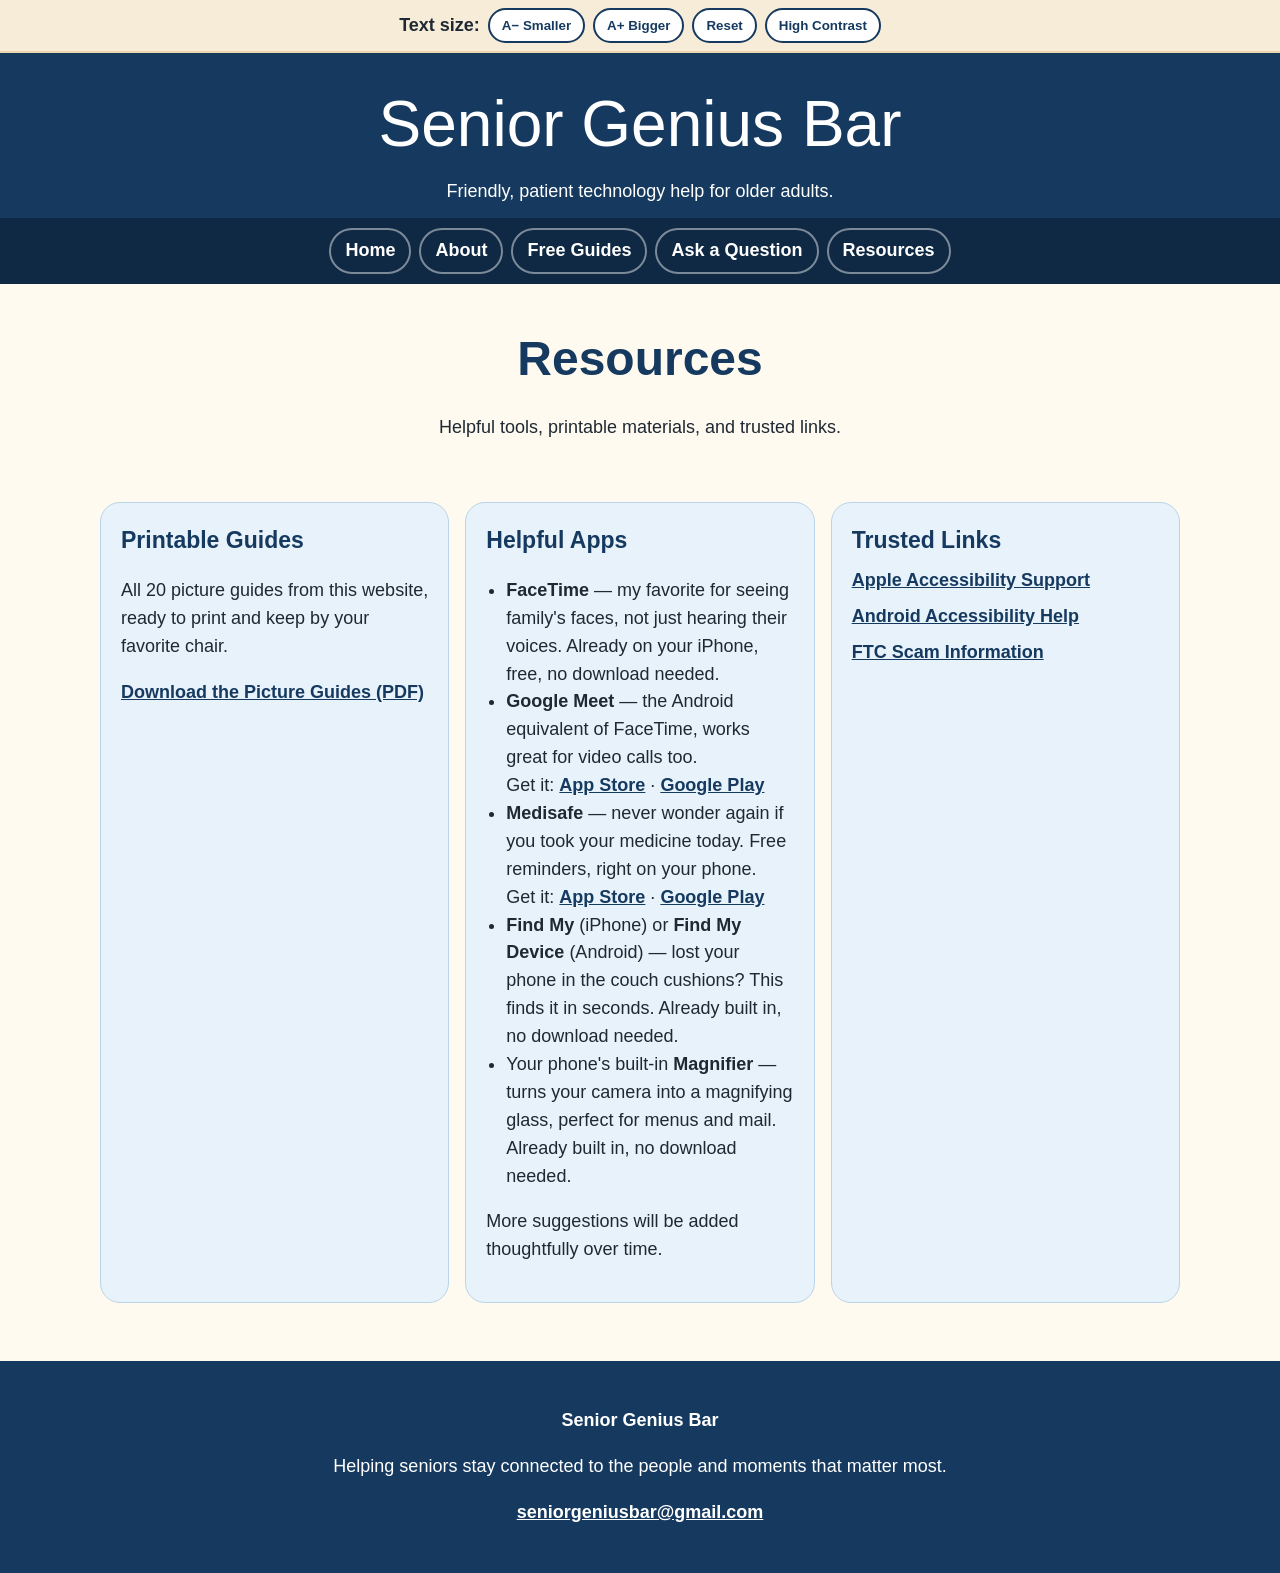
<file: resources.html>
<!doctype html><html lang="en"><head><meta charset="utf-8"><meta name="viewport" content="width=device-width,initial-scale=1">
<title>Resources | Senior Genius Bar</title>
<meta name="description" content="Printable picture guides, trusted senior-friendly apps, and accessibility and scam-safety links from Apple, Google, and the FTC.">
<meta property="og:title" content="Resources | Senior Genius Bar">
<meta property="og:description" content="Printable picture guides, trusted senior-friendly apps, and accessibility and scam-safety links from Apple, Google, and the FTC.">
<meta property="og:type" content="website">
<meta property="og:url" content="https://seniorgeniusbar.github.io/resources.html">
<meta property="og:image" content="https://seniorgeniusbar.github.io/assets/aiden.png">
<link rel="icon" href="data:image/svg+xml,%3Csvg xmlns='http://www.w3.org/2000/svg' viewBox='0 0 64 64'%3E%3Crect width='64' height='64' rx='14' fill='%23163a5f'/%3E%3Ctext x='32' y='43' font-size='28' font-family='Arial' fill='white' text-anchor='middle' font-weight='700'%3ESG%3C/text%3E%3C/svg%3E">
<link rel="stylesheet" href="assets/style.css"></head><body>

<div class="accessibility"><strong>Text size:</strong>
<button onclick="changeTextSize(-1)">A− Smaller</button><button onclick="changeTextSize(1)">A+ Bigger</button><button onclick="resetTextSize()">Reset</button>
<button id="contrastToggle" onclick="toggleContrast()">High Contrast</button></div>
<header><div class="brand"><h1>Senior Genius Bar</h1><p>Friendly, patient technology help for older adults.</p></div>
<nav>
<a href="index.html">Home</a><a href="about.html">About</a><a href="guides.html">Free Guides</a>
<a href="request-help.html">Ask a Question</a><a href="resources.html">Resources</a>
</nav></header>

<main>
<div class="container"><section class="page-head"><h2>Resources</h2>
<p>Helpful tools, printable materials, and trusted links.</p></section>
<section><div class="grid">
<div class="tile"><h3>Printable Guides</h3><p>All 20 picture guides from this website, ready to print and keep by your favorite chair.</p>
<p><a href="assets/senior-genius-bar-guides.pdf" target="_blank">Download the Picture Guides (PDF)</a></p></div>
<div class="tile"><h3>Helpful Apps</h3>
<ul class="clean">
<li><strong>FaceTime</strong> — my favorite for seeing family's faces, not just hearing their voices. Already on your iPhone, free, no download needed.</li>
<li><strong>Google Meet</strong> — the Android equivalent of FaceTime, works great for video calls too.
<br>Get it: <a href="https://apps.apple.com/us/app/google-meet/id1096918571" target="_blank" rel="noopener">App Store</a> · <a href="https://play.google.com/store/apps/details?id=com.google.android.apps.tachyon" target="_blank" rel="noopener">Google Play</a></li>
<li><strong>Medisafe</strong> — never wonder again if you took your medicine today. Free reminders, right on your phone.
<br>Get it: <a href="https://apps.apple.com/us/app/medisafe-medication-management/id573916946" target="_blank" rel="noopener">App Store</a> · <a href="https://play.google.com/store/apps/details?id=com.medisafe.android.client" target="_blank" rel="noopener">Google Play</a></li>
<li><strong>Find My</strong> (iPhone) or <strong>Find My Device</strong> (Android) — lost your phone in the couch cushions? This finds it in seconds. Already built in, no download needed.</li>
<li>Your phone's built-in <strong>Magnifier</strong> — turns your camera into a magnifying glass, perfect for menus and mail. Already built in, no download needed.</li>
</ul>
<p>More suggestions will be added thoughtfully over time.</p></div>
<div class="tile"><h3>Trusted Links</h3><div class="resource-list">
<a href="https://support.apple.com/accessibility" target="_blank" rel="noopener">Apple Accessibility Support</a>
<a href="https://support.google.com/accessibility/android/" target="_blank" rel="noopener">Android Accessibility Help</a>
<a href="https://consumer.ftc.gov/scams" target="_blank" rel="noopener">FTC Scam Information</a>
</div></div></div></section></div>
</main>

<footer><p><strong>Senior Genius Bar</strong></p>
<p>Helping seniors stay connected to the people and moments that matter most.</p>
<p><a href="mailto:seniorgeniusbar@gmail.com">seniorgeniusbar@gmail.com</a></p></footer>
<script src="assets/site.js"></script>

</body></html>
</file>
<file: assets/style.css>
:root{
  --navy:#163a5f; --navy2:#0f2944; --sky:#e7f2fb; --cream:#fffaf0;
  --gold:#d4a24a; --text:#1f2933; --muted:#5b6670; --white:#fff;
  --green:#246b4a; --red:#9b2c2c; --font-scale:1;
}
*{box-sizing:border-box}
html{scroll-behavior:smooth}
body{margin:0;font-family:Arial,Helvetica,sans-serif;background:var(--cream);color:var(--text);
font-size:calc(18px * var(--font-scale));line-height:1.55}
a{color:var(--navy);font-weight:700}
a:focus,button:focus{outline:3px solid var(--gold);outline-offset:3px}
.accessibility{position:sticky;top:0;z-index:50;background:#f7ecd8;border-bottom:2px solid #ead7ab;
padding:8px 12px;display:flex;justify-content:center;gap:8px;flex-wrap:wrap;align-items:center}
.accessibility button{background:#fff;color:var(--navy);border:2px solid var(--navy);padding:8px 12px;
border-radius:999px;font-weight:700;cursor:pointer}
header{background:var(--navy);color:#fff}
.brand{width:min(1080px,92%);margin:auto;padding:22px 0 12px;text-align:center}
.brand h1{margin:0;font-size:clamp(34px,6vw,64px);font-weight:400}
.brand p{margin:4px 0 0}
nav{background:var(--navy2);display:flex;justify-content:center;gap:8px;flex-wrap:wrap;padding:10px}
nav a{color:#fff;text-decoration:none;padding:7px 14px;border-radius:999px;border:2px solid rgba(255,255,255,.45)}
nav a:hover{background:rgba(255,255,255,.15);border-color:#fff}
.container{width:min(1080px,92%);margin:auto}
.hero{display:grid;grid-template-columns:1.45fr .8fr;gap:32px;align-items:center;padding:46px 0 28px}
.hero h2{font-size:clamp(34px,5vw,52px);line-height:1.1;margin:0 0 16px;color:var(--navy)}
.hero p{font-size:calc(22px * var(--font-scale));margin:0 0 18px}
.photo{max-width:330px;margin:auto;background:#fff;border:6px solid var(--gold);border-radius:30px;padding:10px;
box-shadow:0 10px 25px rgba(0,0,0,.15)}
.photo img{width:100%;display:block;border-radius:22px}
.buttons{display:flex;gap:12px;flex-wrap:wrap;margin-top:20px}
.btn{display:inline-block;text-decoration:none;background:var(--navy);color:#fff;padding:14px 20px;border-radius:12px}
.btn.secondary{background:#fff;color:var(--navy);border:2px solid var(--navy)}
.btn.green{background:var(--green)}
section{padding:28px 0}
h2.section-title{text-align:center;color:var(--navy);font-size:clamp(30px,4vw,40px);margin:0 0 18px}
.card{background:#fff;border:1px solid #e4dccf;border-radius:22px;padding:24px;box-shadow:0 6px 20px rgba(0,0,0,.07);margin-bottom:18px}
.grid{display:grid;grid-template-columns:repeat(auto-fit,minmax(240px,1fr));gap:16px}
.tile{background:var(--sky);border:1px solid #b9d4e8;border-radius:20px;padding:20px;display:block;text-decoration:none;color:var(--text);transition:box-shadow .15s,transform .15s}
.tile h3{color:var(--navy);margin:0 0 8px;font-size:calc(23px * var(--font-scale))}
a.tile:hover,a.tile:focus{box-shadow:0 8px 20px rgba(0,0,0,.12);transform:translateY(-2px)}
a.tile p{color:var(--text);font-weight:400}
.tile-cta{color:var(--navy) !important;font-weight:700 !important;margin-top:10px !important}
.notice{background:#fff4dc;border:3px solid var(--gold);text-align:center}
.badge{display:inline-block;background:var(--green);color:#fff;padding:7px 12px;border-radius:999px;font-weight:700}
.session-grid{display:grid;grid-template-columns:repeat(auto-fit,minmax(230px,1fr));gap:14px;margin-top:16px}
.session{background:#fff;border:1px solid #ead7ab;border-radius:16px;padding:18px}
.session strong{display:block;color:var(--navy);font-size:calc(22px * var(--font-scale))}
details{background:#fff;border:2px solid #b9d4e8;border-radius:18px;padding:14px 18px;margin-bottom:14px;transition:box-shadow .15s}
details[open]{box-shadow:0 6px 18px rgba(0,0,0,.08)}
summary{cursor:pointer;font-weight:700;color:var(--navy);font-size:calc(21px * var(--font-scale));
list-style:none;display:flex;align-items:center;justify-content:space-between;gap:14px;padding:6px 4px;flex-wrap:wrap;border-radius:12px}
summary::-webkit-details-marker{display:none}
summary::marker{content:""}
summary:hover,summary:focus{background:var(--sky)}
summary::after{content:"▼ Tap to Open";flex-shrink:0;font-size:calc(15px * var(--font-scale));font-weight:700;
color:#fff;background:var(--navy);padding:8px 14px;border-radius:999px;white-space:nowrap}
details[open] summary::after{content:"▲ Tap to Close";background:var(--green)}
details ol,details ul{margin-top:14px}
.safety{border-left:8px solid var(--red);background:#fff5f5}
.note{background:#f4f9ff;border-left:6px solid #b9d4e8;padding:14px 16px;border-radius:12px}
footer{background:var(--navy);color:#fff;text-align:center;padding:28px 18px;margin-top:30px}
footer a{color:#fff}
ul.clean{padding-left:20px}
.page-head{padding:38px 0 14px;text-align:center}
.page-head h2{font-size:clamp(34px,5vw,48px);color:var(--navy);margin:0 0 8px}
.resource-list a{display:block;margin:8px 0}
@media(max-width:760px){.hero{grid-template-columns:1fr;text-align:center}.buttons{justify-content:center}}
@media print{.accessibility,nav,.buttons,.guide-actions,.modal-nav,.modal-close{display:none !important}body{background:#fff;font-size:12pt}.card,details{box-shadow:none}}

/* Picture guides */
.eyebrow{color:var(--gold);font-weight:700;letter-spacing:.03em;margin-bottom:6px}
.guides-grid{display:grid;grid-template-columns:repeat(3,1fr);gap:28px;margin-top:28px}
@media(max-width:900px){.guides-grid{grid-template-columns:repeat(2,1fr)}}
@media(max-width:600px){.guides-grid{grid-template-columns:1fr}}
.guide-card{background:var(--sky);border:1px solid #b9d4e8;border-radius:20px;padding:20px;display:flex;flex-direction:column;gap:12px;
box-shadow:0 4px 14px rgba(22,58,95,.08);transition:transform .15s,box-shadow .15s}
.guide-card:hover{transform:translateY(-2px);box-shadow:0 8px 20px rgba(22,58,95,.14)}
.guide-card h3{margin:2px 0 0;color:var(--navy);font-size:calc(21px * var(--font-scale))}
.guide-thumb{background:#0f1f3d;border-radius:12px;padding:10px;cursor:pointer;border:none;width:100%;max-width:200px;margin:0 auto;display:block}
.guide-thumb:hover{outline:2px solid var(--navy)}
.guide-thumb:focus{outline:3px solid var(--gold);outline-offset:3px}
.guide-thumb svg{width:100%;height:auto;display:block;border-radius:6px}
.step-count{font-size:calc(14px * var(--font-scale));font-weight:700;color:#b9791f;margin:-4px 0 0;text-align:center}
.guide-card p.caption{margin:0;font-size:calc(16px * var(--font-scale));color:var(--text)}
.guide-actions{display:flex;gap:8px;flex-wrap:wrap;margin-top:auto}
.chip-btn{background:#fff;border:2px solid var(--navy);color:var(--navy);border-radius:999px;padding:8px 14px;font-weight:700;font-size:calc(15px * var(--font-scale));cursor:pointer}
.chip-btn:hover{background:var(--sky)}
.modal-backdrop{display:none;position:fixed;inset:0;background:rgba(6,14,32,.82);z-index:1000;align-items:center;justify-content:center;padding:20px}
.modal-backdrop.open{display:flex}
.modal{background:#fff;border-radius:20px;max-width:420px;width:100%;padding:20px;max-height:94vh;overflow:auto;position:relative}
.modal-close{position:absolute;top:12px;right:12px;background:var(--navy);color:#fff;border:none;border-radius:50%;width:44px;height:44px;font-size:1.3rem;cursor:pointer}
.modal h3{margin-top:0;padding-right:40px;color:var(--navy)}
#modalSvgHolder{max-width:210px;margin:0 auto}
#modalSvgHolder svg{width:100%;height:auto;display:block}
.modal-caption{font-size:calc(18px * var(--font-scale));margin:12px 0}
.modal-nav{display:flex;justify-content:space-between;gap:10px;margin-top:16px}
.modal-nav button{flex:1;padding:14px;border-radius:12px;font-weight:800;font-size:calc(17px * var(--font-scale));cursor:pointer;border:2px solid var(--navy);background:#fff;color:var(--navy)}
.modal-nav button:disabled{opacity:.35;cursor:default}
.modal-nav button.primary{background:var(--navy);color:#fff}
.step-dots{text-align:center;font-weight:700;color:var(--navy);margin-top:6px}

/* Help request form */
.help-form{display:flex;flex-direction:column;gap:18px;max-width:520px;margin:20px auto 0}
.help-form label{font-weight:700;color:var(--navy);font-size:calc(17px * var(--font-scale));display:flex;flex-direction:column;gap:6px}
.help-form input,.help-form select,.help-form textarea{font-size:calc(17px * var(--font-scale));padding:12px 14px;
border:2px solid #b9d4e8;border-radius:10px;font-family:inherit;color:var(--text);background:#fff;width:100%}
.help-form textarea{resize:vertical}
.help-form button{align-self:flex-start;font-size:calc(17px * var(--font-scale));padding:14px 26px;border:none;border-radius:12px;cursor:pointer;margin-top:6px}

/* High contrast mode */
body.contrast{background:#0a1420;color:#f5f5f5}
body.contrast a{color:#9fc4ff}
body.contrast .accessibility{background:#000;border-bottom-color:#444}
body.contrast .accessibility button{background:#000;color:#fff;border-color:#fff}
body.contrast header{background:#000}
body.contrast .brand p{color:#f5f5f5}
body.contrast nav{background:#000}
body.contrast nav a{color:#fff;border-color:rgba(255,255,255,.5)}
body.contrast nav a:hover{background:rgba(255,255,255,.25);border-color:#fff}
body.contrast .hero h2{color:#ffd166}
body.contrast .hero p{color:#f5f5f5}
body.contrast .photo{border-color:#ffd166;background:#000}
body.contrast .btn{background:#ffd166;color:#0a1420}
body.contrast .btn.secondary{background:#000;color:#fff;border:2px solid #fff}
body.contrast .btn.green{background:#5ec98d;color:#04150c}
body.contrast h2.section-title{color:#ffd166}
body.contrast .page-head h2{color:#ffd166}
body.contrast .card{background:#111;border-color:#444;color:#f5f5f5}
body.contrast .tile{background:#111;border-color:#555}
body.contrast .tile h3{color:#ffd166}
body.contrast a.tile{color:#f5f5f5}
body.contrast .tile p{color:#e5e5e5}
body.contrast .tile li{color:#e5e5e5}
body.contrast .tile-cta{color:#9fc4ff !important}
body.contrast a.tile:hover,body.contrast a.tile:focus{box-shadow:0 0 0 2px #ffd166}
body.contrast .notice{background:#1a1400;border-color:#ffd166}
body.contrast .badge{background:#5ec98d;color:#04150c}
body.contrast .session{background:#111;border-color:#555}
body.contrast .session strong{color:#ffd166}
body.contrast details{background:#111;border-color:#555}
body.contrast summary{color:#ffd166}
body.contrast summary:hover,body.contrast summary:focus{background:#1a1a1a}
body.contrast summary::after{background:#ffd166;color:#0a1420}
body.contrast details[open] summary::after{background:#5ec98d;color:#04150c}
body.contrast .safety{background:#1a0000;border-left-color:#ff8080}
body.contrast .note{background:#001522;border-left-color:#9fc4ff;color:#f5f5f5}
body.contrast footer{background:#000}
body.contrast footer a{color:#fff}
body.contrast .resource-list a{color:#9fc4ff}
body.contrast .eyebrow{color:#f0c26a}
body.contrast .guide-card{background:#111;border-color:#555}
body.contrast .guide-card h3{color:#ffd166}
body.contrast .step-count{color:#f0c26a}
body.contrast .guide-card p.caption{color:#e5e5e5}
body.contrast .chip-btn{color:#9fc4ff;border-color:#9fc4ff}
body.contrast .chip-btn:hover{background:#1a1a1a}
body.contrast .modal{background:#111;color:#f5f5f5}
body.contrast .modal h3{color:#ffd166}
body.contrast .step-dots{color:#ffd166}
body.contrast .modal-nav button{border-color:#9fc4ff;color:#9fc4ff;background:#111}
body.contrast .modal-nav button.primary{background:#ffd166;color:#0a1420;border-color:#ffd166}
body.contrast .help-form label{color:#ffd166}
body.contrast .help-form input,body.contrast .help-form select,body.contrast .help-form textarea{background:#111;color:#f5f5f5;border-color:#555}
</file>
